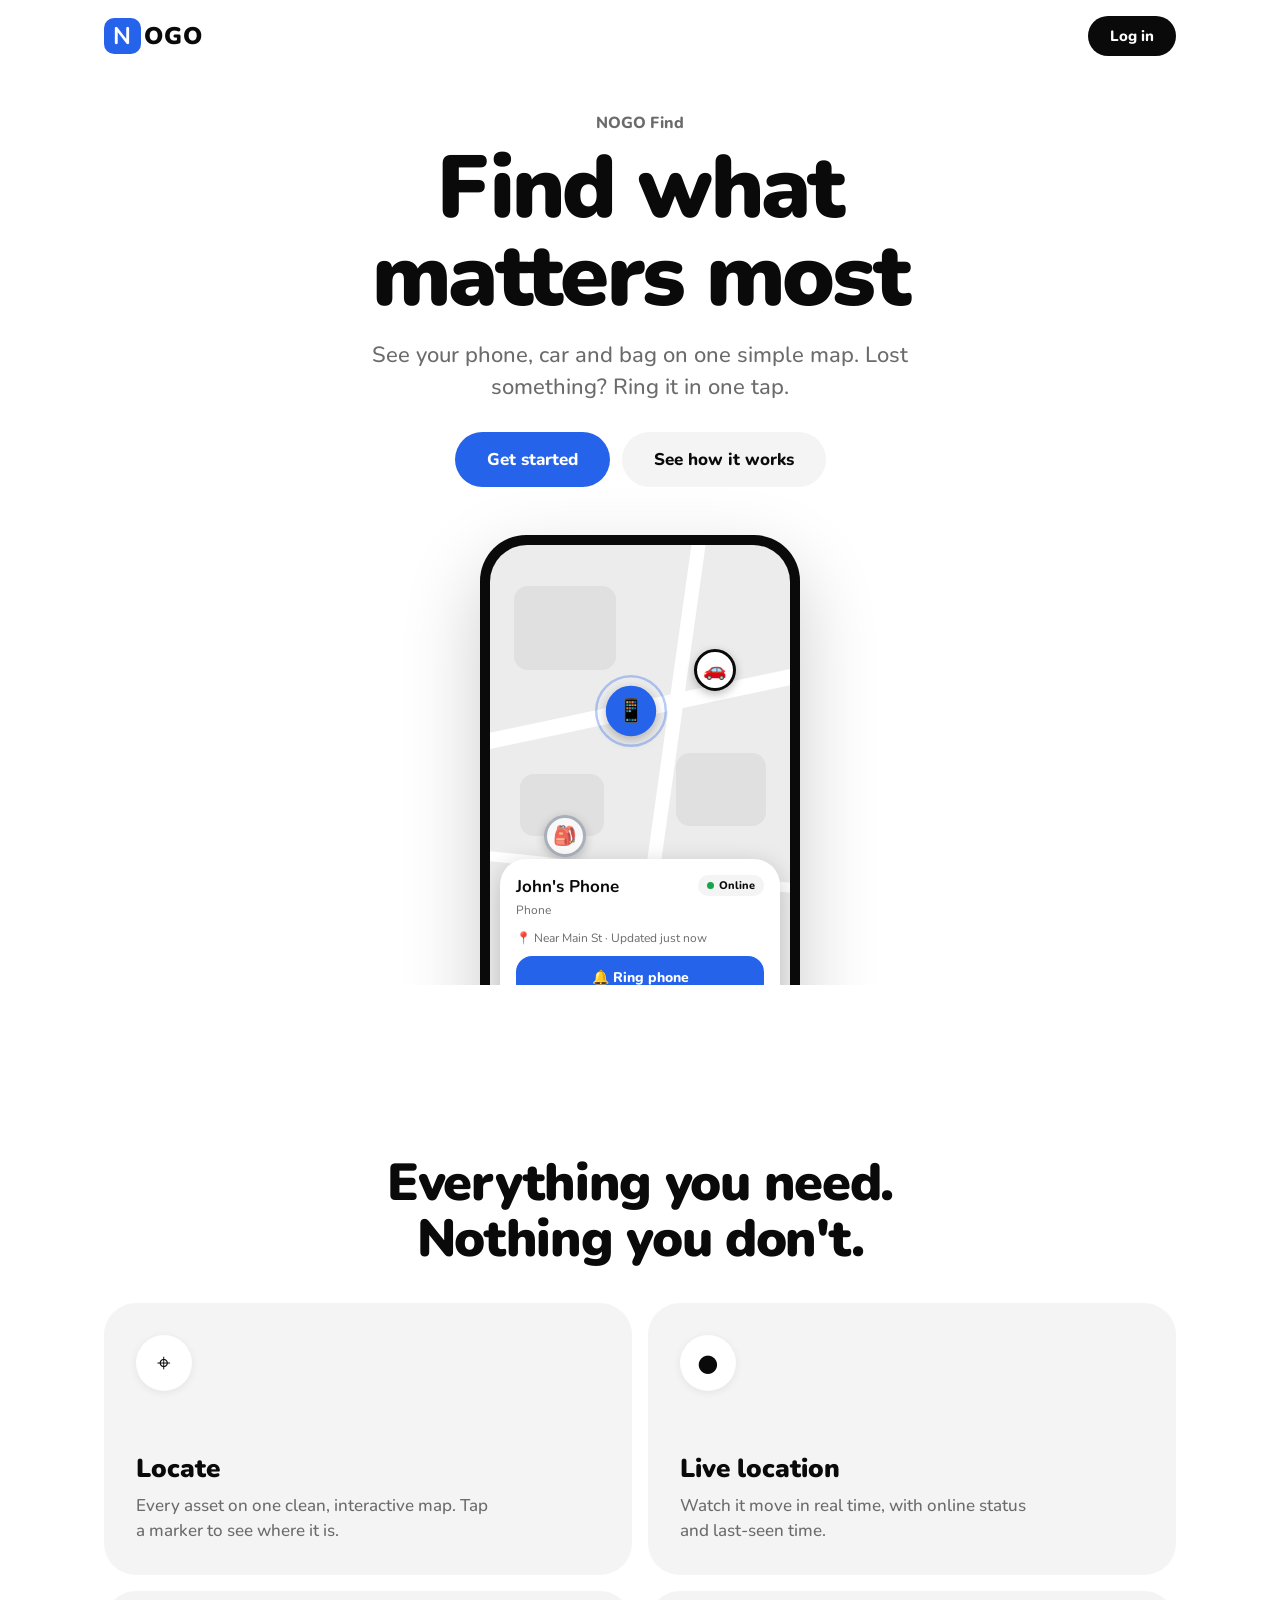
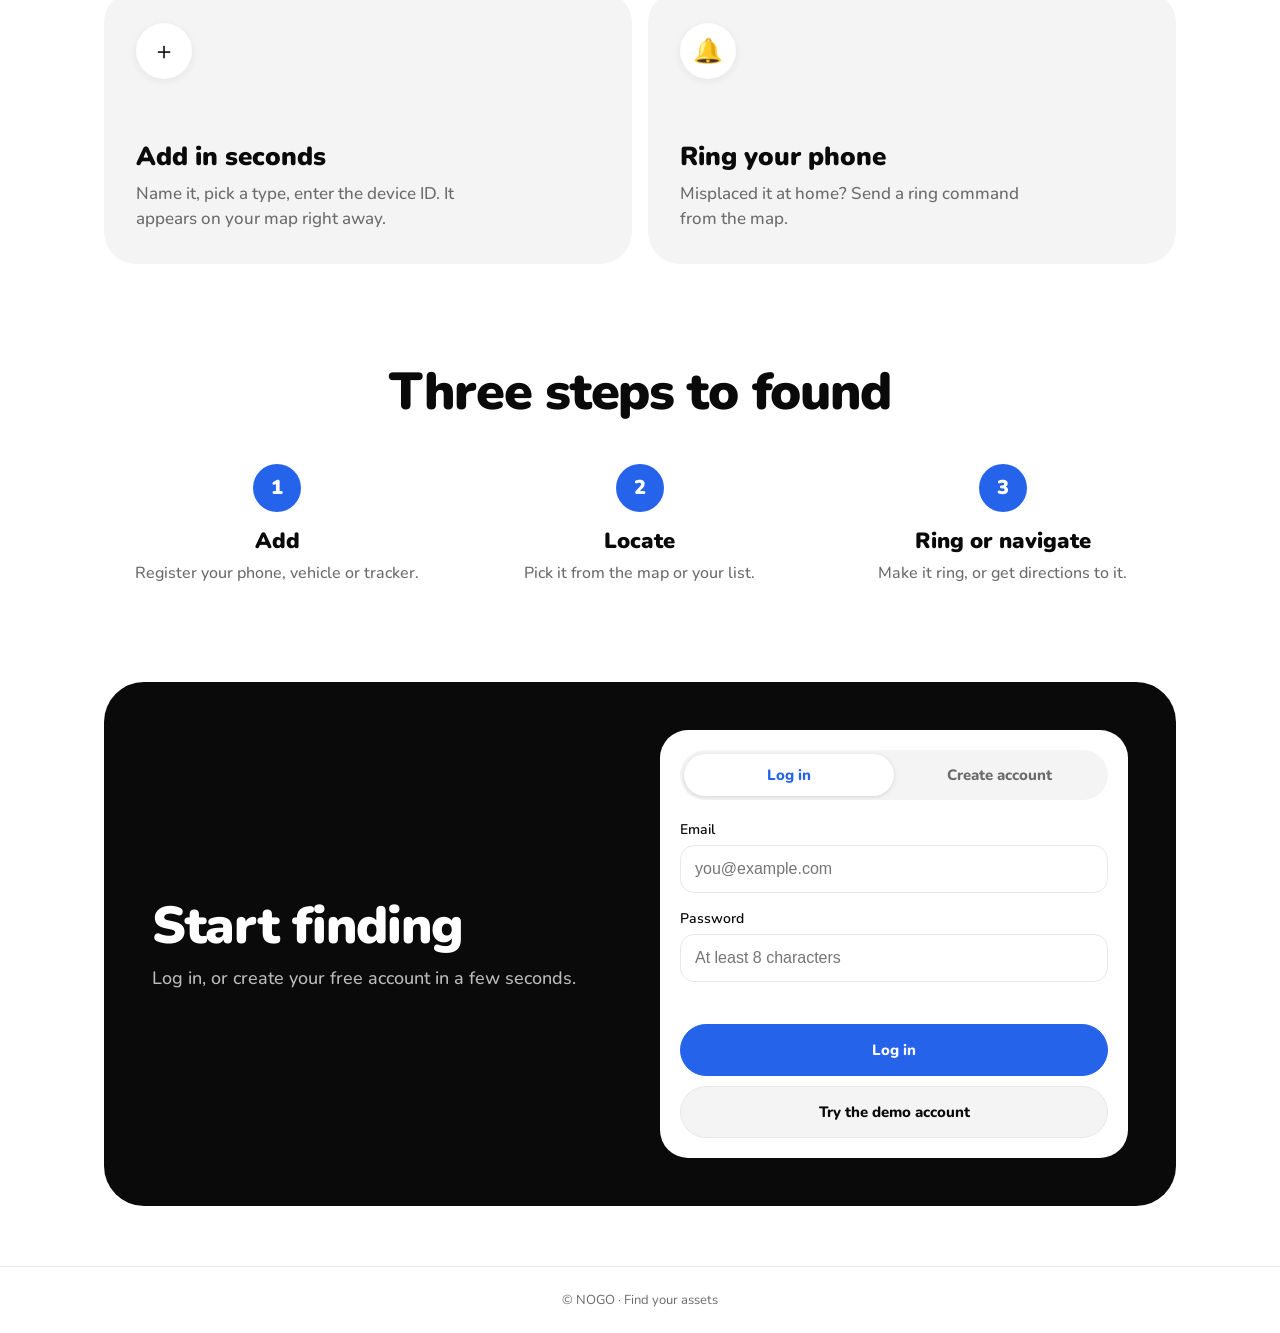
<file: NOGO – Find your assets.html>
<!DOCTYPE html>
<html lang="en">
<head>
<meta charset="utf-8">
<meta name="viewport" content="width=device-width, initial-scale=1, viewport-fit=cover">
<title>NOGO – Find your assets</title>
<link rel="preconnect" href="https://fonts.googleapis.com">
<link href="https://fonts.googleapis.com/css2?family=Nunito:wght@500;700;800;900&display=swap" rel="stylesheet">
<style>
:root{--bg:#fff;--fg:#0a0a0a;--mute:#6b6b6b;--line:#e8e8e8;--soft:#f4f4f4;--ok:#16a34a;--blue:#2563eb;--blue-soft:#e8f0fe;--bad:#9ca3af;--nav:64px}
*{box-sizing:border-box}
html,body{height:100%;margin:0;font-family:Inter,system-ui,-apple-system,Segoe UI,sans-serif;color:var(--fg);background:var(--bg)}
main{position:absolute;inset:0 0 calc(var(--nav) + env(safe-area-inset-bottom))}
.view{display:none;position:absolute;inset:0;overflow:auto;padding:24px 20px;max-width:640px;margin:auto}
.view.active{display:block}
#view-map{max-width:none;padding:0;overflow:hidden}
h1{font-size:28px;margin:8px 0 20px;letter-spacing:-.02em}
#map{position:absolute;inset:0}
.mono .leaflet-tile-pane{filter:grayscale(1) contrast(1.05)}
.topbar{position:absolute;top:calc(12px + env(safe-area-inset-top));left:12px;right:12px;max-width:520px;margin:auto;z-index:500}
.topbar input{width:100%;padding:14px 18px;border:0;border-radius:999px;font-size:16px;box-shadow:0 4px 18px #0002;outline:none}
.results{background:#fff;border-radius:18px;margin-top:8px;box-shadow:0 4px 18px #0002;overflow:hidden}
.results button{display:block;width:100%;text-align:left;padding:12px 18px;border:0;background:none;font-size:15px;border-bottom:1px solid var(--line)}
.fab{color:var(--blue);position:absolute;right:14px;bottom:24px;z-index:500;width:48px;height:48px;border-radius:50%;border:0;background:#fff;font-size:22px;box-shadow:0 4px 18px #0003}
.card{position:absolute;left:12px;right:12px;bottom:12px;max-width:520px;margin:auto;z-index:600;background:#fff;border-radius:24px;padding:18px;box-shadow:0 8px 30px #0003}
.card.up ~ .fab{bottom:260px}
.row{display:flex;justify-content:space-between;align-items:flex-start;gap:8px}
.name{font-size:20px;font-weight:700;letter-spacing:-.01em}
.sub{color:var(--mute);font-size:14px;margin-top:2px}
.pill{display:inline-flex;align-items:center;gap:6px;font-size:13px;font-weight:600;padding:4px 10px;border-radius:999px;background:var(--soft)}
.dot{width:8px;height:8px;border-radius:50%;background:var(--bad)}
.pill.on .dot{background:var(--ok);box-shadow:0 0 0 3px #16a34a33}
.loc{margin:12px 0;font-size:14px}
.btns{display:flex;gap:8px;flex-wrap:wrap}
.btn{flex:1;min-width:110px;padding:13px 16px;border-radius:14px;border:1px solid var(--line);background:var(--soft);font-size:15px;font-weight:600;cursor:pointer;color:var(--fg)}
.btn.primary{background:var(--fg);color:#fff;border-color:var(--fg)}
.btn.ring{flex-basis:100%;padding:16px;font-size:17px}
.btn.ring.primary{background:var(--blue);border-color:var(--blue)}
.btn.active{background:var(--blue);border-color:var(--blue);color:#fff}
.btn:disabled{opacity:.5}
.note{font-size:13px;color:var(--mute);margin:8px 0 0}
.item{display:flex;gap:14px;align-items:center;padding:16px;border:1px solid var(--line);border-radius:20px;margin-bottom:12px;cursor:pointer}
.ico{width:48px;height:48px;border-radius:14px;background:var(--soft);display:grid;place-items:center;font-size:22px}
.pin{width:40px;height:40px;border-radius:50%;background:#fff;border:3px solid var(--fg);display:grid;place-items:center;font-size:18px;box-shadow:0 2px 8px #0004}
.pin.off{border-color:var(--bad);opacity:.8}
.pin.sel{background:var(--blue);border-color:var(--blue);transform:scale(1.2)}
.form label{display:block;font-weight:600;font-size:14px;margin-bottom:16px}
.form input,.form select{display:block;width:100%;margin-top:6px;padding:14px;font-size:16px;border:1px solid var(--line);border-radius:14px;background:#fff}
.form .btn{width:100%}
.err{color:#b91c1c;font-size:14px;min-height:18px;margin:0 0 8px}
nav{position:absolute;left:0;right:0;bottom:0;height:calc(var(--nav) + env(safe-area-inset-bottom));padding-bottom:env(safe-area-inset-bottom);display:flex;background:#fff;border-top:1px solid var(--line);z-index:900}
nav button{flex:1;border:0;background:none;font-size:12px;font-weight:600;color:var(--mute);display:flex;flex-direction:column;align-items:center;justify-content:center;gap:2px}
nav button i{font-style:normal;font-size:22px}
nav button.on{color:var(--blue)}
.topbar input:focus{box-shadow:0 4px 18px #0002,0 0 0 2px var(--blue)}
.form input:focus,.form select:focus{outline:2px solid var(--blue);outline-offset:0;border-color:var(--blue)}
.empty{color:var(--mute);text-align:center;padding:40px 0}

body.landing{overflow:auto;height:auto;min-height:100%;font-family:Nunito,system-ui,-apple-system,Segoe UI,sans-serif;background:#fff;scroll-behavior:smooth}
.landing header{display:flex;justify-content:space-between;align-items:center;padding:16px 24px;max-width:1120px;margin:auto}
.logo{font-weight:900;font-size:24px;letter-spacing:.04em;color:var(--fg);text-decoration:none;display:flex;align-items:center}
.logo b{background:var(--blue);color:#fff;border-radius:10px;padding:2px 9px;margin-right:3px}
.pill-btn{display:inline-block;padding:16px 32px;border-radius:999px;font-weight:800;font-size:17px;text-decoration:none;transition:transform .15s}
.pill-btn:hover{transform:scale(1.03)}.pill-btn.sm{padding:10px 22px;font-size:15px}
.pill-btn.blue{background:var(--blue);color:#fff}.pill-btn.dark{background:var(--fg);color:#fff}.pill-btn.light{background:var(--soft);color:var(--fg)}
.hero{text-align:center;padding:40px 24px 0;max-width:1120px;margin:auto;overflow:hidden}
.eyebrow{font-weight:800;color:var(--mute);margin:0 0 10px}
.hero h1{font-size:clamp(44px,8vw,88px);line-height:1;letter-spacing:-.03em;font-weight:900;margin:0 0 20px}
.lead{font-size:clamp(17px,2.4vw,22px);color:var(--mute);max-width:560px;margin:0 auto 28px;line-height:1.45;font-weight:500}
.cta{display:flex;gap:12px;justify-content:center;flex-wrap:wrap;margin-bottom:48px}
/* phone mockup (original, CSS-drawn) */
.phone{width:min(320px,80vw);margin:0 auto -90px;background:#0a0a0a;border-radius:46px;padding:10px;box-shadow:0 30px 80px #0003}
.screen{position:relative;height:520px;border-radius:37px;overflow:hidden;background:#ececec}
.fmap{position:absolute;inset:0}
.rd{position:absolute;background:#fff;display:block}
.r1{left:-10%;right:-10%;top:30%;height:16px;transform:rotate(-12deg)}.r2{top:-10%;bottom:-10%;left:55%;width:14px;transform:rotate(8deg)}.r3{left:-10%;right:-10%;top:62%;height:10px;transform:rotate(6deg)}
.blk{position:absolute;background:#e0e0e0;border-radius:14px;display:block}
.b1{left:8%;top:8%;width:34%;height:16%}.b2{left:62%;top:40%;width:30%;height:14%}.b3{left:10%;top:44%;width:28%;height:12%}
.mpin{position:absolute;width:42px;height:42px;border-radius:50%;background:#fff;border:3px solid #0a0a0a;display:grid;place-items:center;font-size:19px;box-shadow:0 3px 10px #0004}
.mpin.p1{left:40%;top:28%;background:#2563eb;border-color:#2563eb;transform:scale(1.2)}.mpin.p2{left:18%;top:52%}.mpin.p3{left:68%;top:20%}
.mpin.off{border-color:#9ca3af;opacity:.8}
.mpin.p1:after{content:"";position:absolute;inset:-12px;border-radius:50%;border:2px solid #2563eb55;animation:pulse 2s infinite}
@keyframes pulse{0%{transform:scale(.7);opacity:1}100%{transform:scale(1.5);opacity:0}}
.msheet{position:absolute;left:10px;right:10px;bottom:10px;background:#fff;border-radius:26px;padding:16px;text-align:left;box-shadow:0 6px 24px #0003}
.msheet b{font-size:17px;display:block}.msheet small{color:var(--mute);font-size:12px}
.mrow{display:flex;justify-content:space-between;align-items:flex-start}
.mon{display:inline-flex;align-items:center;gap:5px;background:var(--soft);border-radius:999px;padding:3px 9px;font-size:11px;font-weight:800}
.mon s{width:7px;height:7px;border-radius:50%;background:var(--ok)}
.mloc{display:block;margin:10px 0}
.mring{background:#2563eb;color:#fff;text-align:center;font-weight:800;padding:12px;border-radius:16px;font-size:14px}
.mbtns{display:flex;gap:6px;margin-top:6px}.mbtns span{flex:1;background:var(--soft);border-radius:14px;padding:9px;text-align:center;font-size:12px;font-weight:800}
.wrap{max-width:1120px;margin:auto;padding:0 24px}
#features{padding-top:170px;padding-bottom:20px}
.wrap h2{font-size:clamp(32px,5vw,52px);line-height:1.08;letter-spacing:-.025em;font-weight:900;text-align:center;margin:0 0 36px}
.tiles{display:grid;grid-template-columns:repeat(2,1fr);gap:16px}
.tile{background:var(--soft);border-radius:32px;padding:32px;min-height:240px}
.ti{width:56px;height:56px;border-radius:50%;background:#fff;display:grid;place-items:center;font-size:24px;margin-bottom:60px;box-shadow:0 2px 8px #0001}
.tile h3{font-size:26px;margin:0 0 8px;font-weight:900}.tile p{margin:0;color:var(--mute);font-size:17px;line-height:1.45;font-weight:500;max-width:360px}
.steps{padding-top:80px}
.srow{display:grid;grid-template-columns:repeat(3,1fr);gap:16px}
.srow>div{padding:8px 16px;text-align:center}
.srow span{display:inline-grid;place-items:center;width:48px;height:48px;border-radius:50%;background:var(--blue);color:#fff;font-weight:900;font-size:20px;margin-bottom:14px}
.srow h3{margin:0 0 6px;font-size:22px;font-weight:900}.srow p{margin:0;color:var(--mute);font-weight:500}
.authbox{margin:90px 0 60px;background:#0a0a0a;color:#fff;border-radius:40px;padding:48px;display:grid;grid-template-columns:1fr 1fr;gap:40px;align-items:center}
.authbox h2{text-align:left;margin:0 0 12px}.atext p{color:#bbb;font-size:18px;margin:0;font-weight:500}
.authbox .authcard{background:#fff;color:var(--fg);border-radius:28px;padding:20px}
.tabs{display:flex;background:var(--soft);border-radius:999px;padding:4px;margin-bottom:20px}
.tabs button{flex:1;border:0;background:none;padding:11px;border-radius:999px;font-weight:800;font-size:15px;color:var(--mute);cursor:pointer;font-family:inherit}
.tabs button.on{background:#fff;color:var(--blue);box-shadow:0 1px 4px #0002}
.authcard .btn{border-radius:999px;font-family:inherit;font-weight:800;padding:15px}
.authcard .btn.primary{background:var(--blue);border-color:var(--blue)}
.landing footer{text-align:center;color:var(--mute);font-size:13px;padding:24px;border-top:1px solid var(--line)}
@media(max-width:760px){.tiles,.srow{grid-template-columns:1fr}.authbox{grid-template-columns:1fr;padding:28px;border-radius:32px}.ti{margin-bottom:28px}.tile{min-height:0}.screen{height:480px}}

[hidden]{display:none!important}
</style>
</head>
<body class="landing">
<div id="pg-landing">
<header>
  <a class="logo" href="index.html"><b>N</b>OGO</a>
  <a id="open-app" class="pill-btn dark sm" href="#auth">Log in</a>
</header>

<section class="hero">
  <p class="eyebrow">NOGO Find</p>
  <h1>Find what<br>matters most</h1>
  <p class="lead">See your phone, car and bag on one simple map. Lost something? Ring it in one tap.</p>
  <div class="cta"><a class="pill-btn blue" href="#auth">Get started</a><a class="pill-btn light" href="#features">See how it works</a></div>
  <div class="phone" aria-hidden="true"><div class="screen">
    <div class="fmap"><i class="rd r1"></i><i class="rd r2"></i><i class="rd r3"></i><i class="blk b1"></i><i class="blk b2"></i><i class="blk b3"></i>
      <div class="mpin p1">📱</div><div class="mpin p2 off">🎒</div><div class="mpin p3">🚗</div></div>
    <div class="msheet"><div class="mrow"><div><b>John's Phone</b><small>Phone</small></div><span class="mon"><s></s>Online</span></div>
      <small class="mloc">📍 Near Main St · Updated just now</small>
      <div class="mring">🔔 Ring phone</div><div class="mbtns"><span>Live Location</span><span>Directions</span></div></div>
  </div></div>
</section>

<section id="features" class="wrap">
  <h2>Everything you need.<br>Nothing you don't.</h2>
  <div class="tiles">
    <div class="tile"><div class="ti">⌖</div><h3>Locate</h3><p>Every asset on one clean, interactive map. Tap a marker to see where it is.</p></div>
    <div class="tile"><div class="ti">●</div><h3>Live location</h3><p>Watch it move in real time, with online status and last-seen time.</p></div>
    <div class="tile"><div class="ti">＋</div><h3>Add in seconds</h3><p>Name it, pick a type, enter the device ID. It appears on your map right away.</p></div>
    <div class="tile"><div class="ti">🔔</div><h3>Ring your phone</h3><p>Misplaced it at home? Send a ring command from the map.</p></div>
  </div>
</section>

<section class="wrap steps">
  <h2>Three steps to found</h2>
  <div class="srow"><div><span>1</span><h3>Add</h3><p>Register your phone, vehicle or tracker.</p></div>
  <div><span>2</span><h3>Locate</h3><p>Pick it from the map or your list.</p></div>
  <div><span>3</span><h3>Ring or navigate</h3><p>Make it ring, or get directions to it.</p></div></div>
</section>

<section class="wrap">
  <div id="auth" class="authbox">
    <div class="atext"><h2>Start finding</h2><p>Log in, or create your free account in a few seconds.</p></div>
    <div class="authcard">
      <div class="tabs"><button data-m="login" class="on">Log in</button><button data-m="signup">Create account</button></div>
      <div class="form">
        <label id="name-wrap" hidden>Name<input id="a-name" autocomplete="name" placeholder="Your name"></label>
        <label>Email<input id="a-email" type="email" autocomplete="email" placeholder="you@example.com"></label>
        <label>Password<input id="a-pass" type="password" autocomplete="current-password" placeholder="At least 8 characters"></label>
        <p id="a-err" class="err"></p>
        <button id="a-submit" class="btn primary">Log in</button>
        <button id="a-demo" class="btn" style="margin-top:10px">Try the demo account</button>
      </div>
    </div>
  </div>
</section>
<footer>© NOGO · Find your assets</footer>
</div>
<div id="pg-app" hidden>
<main>
  <section id="view-map" class="view active">
    <div id="map"></div>
    <div class="topbar">
      <input id="search" type="search" placeholder="Search assets" autocomplete="off">
      <div id="results" class="results" hidden></div>
    </div>
    <button id="locate" class="fab" aria-label="My location">◎</button>
    <div id="card" class="card" hidden></div>
  </section>
  <section id="view-assets" class="view"><h1>Assets</h1><div id="list"></div></section>
  <section id="view-add" class="view">
    <h1>Add asset</h1>
    <div class="form">
      <label>Asset name<input id="f-name" placeholder="e.g. John's iPhone"></label>
      <label>Asset type<select id="f-type"></select></label>
      <label>Device ID<input id="f-device" placeholder="e.g. 358240051111110"></label>
      <p id="f-err" class="err"></p>
      <button id="f-submit" class="btn primary">Add Asset</button>
    </div>
  </section>
  <section id="view-account" class="view"><h1>Account</h1><div id="account"></div></section>
</main>
<nav id="nav">
  <button data-tab="map" class="on"><i>⌖</i>Map</button>
  <button data-tab="assets"><i>☰</i>Assets</button>
  <button data-tab="add"><i>＋</i>Add</button>
  <button data-tab="account"><i>◯</i>Account</button>
</nav>
</div>
<script>
/* auth.js */
/* NOGO auth service. UI uses ONLY NOGO.auth:
 *   login(email,password) signup(name,email,password) -> User   logout()   getSession() -> User|null
 * MockAuth keeps accounts in localStorage (DEMO ONLY: not secure, passwords are stored in plain text). */
(function () {
  window.NOGO = window.NOGO || {};
  const USERS = 'nogo_users', SESSION = 'nogo_session';
  const read = (k, d) => { try { const v = JSON.parse(localStorage.getItem(k)); return v == null ? d : v; } catch (e) { return d; } };
  const write = (k, v) => { try { localStorage.setItem(k, JSON.stringify(v)); } catch (e) {} };
  const pub = (u) => ({ id: u.id, name: u.name, email: u.email });
  const fail = (m) => { throw new Error(m); };

  class MockAuth {
    users() { let u = read(USERS, null); if (!u) { u = [{ id: 'u1', name: 'Demo User', email: 'demo@nogo.app', password: 'demo1234' }]; write(USERS, u); } return u; }
    start(u) { write(SESSION, pub(u)); if (!read(SESSION, null)) fail('Your browser is blocking storage. Allow it and try again.'); return pub(u); }
    async login(email, password) {
      const u = this.users().find((x) => x.email === String(email).trim().toLowerCase() && x.password === password);
      return u ? this.start(u) : fail('Incorrect email or password.');
    }
    async signup(name, email, password) {
      email = String(email).trim().toLowerCase(); name = String(name).trim();
      if (!name) fail('Please enter your name.');
      if (!/^\S+@\S+\.\S+$/.test(email)) fail('Please enter a valid email.');
      if (password.length < 8) fail('Password must be at least 8 characters.');
      const users = this.users(); if (users.some((x) => x.email === email)) fail('An account with that email already exists.');
      const u = { id: 'u_' + Date.now(), name, email, password }; users.push(u); write(USERS, users); return this.start(u);
    }
    async logout() { try { localStorage.removeItem(SESSION); } catch (e) {} }
    async getSession() { return read(SESSION, null); }
  }

  /* Traccar mapping (same interface):
   *  login   : POST /api/session  (form: email, password) -> user object, sets session cookie
   *  signup  : POST /api/users {name,email,password}      (registration must be enabled on the server)
   *  logout  : DELETE /api/session
   *  getSession : GET /api/session -> user, or 401 -> null */
  class TraccarAuth {
    constructor(baseUrl) { this.baseUrl = baseUrl; }
    async login() { fail('Not implemented'); } async signup() { fail('Not implemented'); }
    async logout() { fail('Not implemented'); } async getSession() { fail('Not implemented'); }
  }
  NOGO.MockAuth = MockAuth; NOGO.TraccarAuth = TraccarAuth;
  NOGO.auth = new MockAuth(); // swap: new TraccarAuth('https://your-traccar-host')
})();

/* models.js */
/* NOGO data model. Plain objects + JSDoc, so any backend can map into these shapes.
 * User          {id, name, email}
 * Location      {lat, lng, address, updatedAt:ms}
 * DeviceStatus  {online:boolean, lastSeen:ms, battery:0-100|null}
 * Asset         {id, name, type, deviceId, location:Location|null, status:DeviceStatus}
 * RingCommand   {id, assetId, status:'sending'|'ringing'|'stopped'|'failed', sentAt:ms, error?:string}
 */
window.NOGO = window.NOGO || {};
NOGO.ASSET_TYPES = ['Phone', 'Vehicle', 'Tracker', 'Bag', 'Other'];
NOGO.RING_STATUS = { SENDING: 'sending', RINGING: 'ringing', STOPPED: 'stopped', FAILED: 'failed' };
NOGO.makeAsset = ({ id, name, type, deviceId, lat, lng, online = true, lastSeen = Date.now(), battery = null }) => ({
  id: id || 'a_' + Math.random().toString(36).slice(2, 9),
  name: String(name).trim(), type, deviceId: String(deviceId).trim(),
  location: lat == null ? null : { lat, lng, address: 'Near ' + lat.toFixed(4) + ', ' + lng.toFixed(4), updatedAt: lastSeen },
  status: { online, lastSeen, battery }
});

/* mock-data.js */
NOGO.seed = {
  user: { id: 'u1', name: 'Demo User', email: 'demo@nogo.app' },
  assets: [
    NOGO.makeAsset({ id: 'a1', name: "John's Phone", type: 'Phone', deviceId: 'PH-1001', lat: -26.2041, lng: 28.0473, battery: 82, lastSeen: Date.now() - 5000 }),
    NOGO.makeAsset({ id: 'a2', name: 'Toyota Corolla', type: 'Vehicle', deviceId: 'VH-2002', lat: -26.1952, lng: 28.0340, battery: 100, lastSeen: Date.now() - 12000 }),
    NOGO.makeAsset({ id: 'a3', name: 'My Backpack', type: 'Tracker', deviceId: 'TR-3003', lat: -26.2150, lng: 28.0600, online: false, lastSeen: Date.now() - 8 * 60000 })
  ]
};

/* api.js */
/* NOGO service layer. The UI calls ONLY NOGO.api. Interface:
 *   getUser() -> User            listAssets() -> Asset[]
 *   addAsset({name,type,deviceId}) -> Asset
 *   subscribe(fn(asset)) -> unsubscribe     (live location / status pushes)
 *   sendRing(assetId) -> RingCommand        stopRing(commandId) -> RingCommand
 */
(function () {
  const clone = (o) => JSON.parse(JSON.stringify(o));
  const wait = (ms) => new Promise((r) => setTimeout(r, ms));

  class MockProvider {
    constructor() {
      this.assets = clone(NOGO.seed.assets); this.subs = new Set(); this.rings = {};
      this.timer = setInterval(() => this.#tick(), 3000);
    }
    #emit(a) { this.subs.forEach((f) => f(clone(a))); }
    #tick() { // simulated GPS: online assets drift and refresh timestamps
      this.assets.forEach((a) => {
        if (!a.status.online || !a.location) return;
        const step = a.type === 'Vehicle' ? 0.0007 : 0.0002, now = Date.now();
        a.location.lat += (Math.random() - 0.5) * step * 2; a.location.lng += (Math.random() - 0.5) * step * 2;
        a.location.address = 'Near ' + a.location.lat.toFixed(4) + ', ' + a.location.lng.toFixed(4);
        a.location.updatedAt = a.status.lastSeen = now; this.#emit(a);
      });
    }
    async getUser() { return NOGO.auth.getSession(); }
    async listAssets() { await wait(50); return clone(this.assets); }
    async addAsset({ name, type, deviceId }) {
      if (!name || !deviceId || !NOGO.ASSET_TYPES.includes(type)) throw new Error('Name, type and device ID are required.');
      if (this.assets.some((a) => a.deviceId.toLowerCase() === deviceId.trim().toLowerCase())) throw new Error('That device ID is already registered.');
      await wait(200);
      const base = this.assets[0].location; // new devices appear near the map centre until a real fix arrives
      const a = NOGO.makeAsset({ name, type, deviceId, lat: base.lat + (Math.random() - .5) * .02, lng: base.lng + (Math.random() - .5) * .02, battery: 100 });
      this.assets.push(a); return clone(a);
    }
    subscribe(fn) { this.subs.add(fn); return () => this.subs.delete(fn); }
    // ---- RING: replace this pair with a real Android command later (FCM push / Traccar command) ----
    async sendRing(assetId) {
      const a = this.assets.find((x) => x.id === assetId);
      const cmd = { id: 'r_' + Date.now(), assetId, status: NOGO.RING_STATUS.SENDING, sentAt: Date.now() };
      if (!a || a.type !== 'Phone') throw Object.assign(new Error('Only phones can ring.'), { code: 'NOT_PHONE' });
      await wait(900);
      if (!a.status.online) { cmd.status = NOGO.RING_STATUS.FAILED; cmd.error = 'Phone is offline. Command not delivered.'; return cmd; }
      cmd.status = NOGO.RING_STATUS.RINGING; this.rings[cmd.id] = cmd;
      setTimeout(() => { if (this.rings[cmd.id]) this.rings[cmd.id].status = NOGO.RING_STATUS.STOPPED; }, 30000);
      return clone(cmd);
    }
    async stopRing(id) { await wait(300); const c = this.rings[id] || { id }; c.status = NOGO.RING_STATUS.STOPPED; delete this.rings[id]; return clone(c); }
  }

  /* Traccar mapping (to implement next; same interface, UI untouched):
   *  listAssets : GET /api/devices + GET /api/positions  -> Asset (device.status==='online' -> status.online)
   *  addAsset   : POST /api/devices {name, uniqueId:deviceId, category:type.toLowerCase()}
   *  subscribe  : WebSocket /api/socket -> {positions:[], devices:[]} -> fn(asset)
   *  sendRing   : POST /api/commands/send {deviceId, type:'custom', attributes:{data:'NOGO_RING'}}
   *               (needs an Android client app that handles the command) */
  class TraccarProvider {
    constructor(baseUrl) { this.baseUrl = baseUrl; }
    async getUser() { throw new Error('Not implemented'); }
    async listAssets() { throw new Error('Not implemented'); }
    async addAsset() { throw new Error('Not implemented'); }
    subscribe() { throw new Error('Not implemented'); }
    async sendRing() { throw new Error('Not implemented'); }
    async stopRing() { throw new Error('Not implemented'); }
  }

  NOGO.MockProvider = MockProvider; NOGO.TraccarProvider = TraccarProvider;
  NOGO.api = new MockProvider(); // swap here: new TraccarProvider('https://your-traccar-host')
})();

/* config.js */
/* Paste your Google Maps JavaScript API key between the quotes.
 * Leave empty to fall back to the free OpenStreetMap map. */
window.NOGO_CONFIG = { GOOGLE_MAPS_API_KEY: '' };

/* map.js */
/* Map adapter. app.js only uses this interface, so the map engine is swappable:
 *   flyTo([lat,lng],zoom) panTo([lat,lng]) fitBounds([[lat,lng]..]) getZoom()
 *   setMarker(id,[lat,lng],html,onClick) showMe([lat,lng]) invalidate() */
(function () {
  const CENTER = [-26.2041, 28.0473];
  const loadScript = (src) => new Promise((res, rej) => { const s = document.createElement('script'); s.src = src; s.onload = res; s.onerror = rej; document.head.appendChild(s); });
  const banner = (msg) => { const d = document.createElement('div'); d.className = 'note'; d.style.cssText = 'position:absolute;z-index:700;left:12px;right:12px;top:70px;background:#fff;padding:10px 14px;border-radius:14px;box-shadow:0 2px 12px #0003'; d.textContent = msg; document.getElementById('view-map').appendChild(d); };

  async function google(el, key, onDrag) {
    window.gm_authFailure = () => banner('Google Maps rejected the API key. Check the key, billing and that "Maps JavaScript API" is enabled.');
    await loadScript(`https://maps.googleapis.com/maps/api/js?key=${encodeURIComponent(key)}&loading=async&v=weekly`);
    const { Map } = await google_.importLibrary('maps'), { AdvancedMarkerElement } = await google_.importLibrary('marker');
    const map = new Map(el, { center: { lat: CENTER[0], lng: CENTER[1] }, zoom: 13, disableDefaultUI: true, gestureHandling: 'greedy', mapId: 'DEMO_MAP_ID' });
    map.addListener('dragstart', onDrag);
    const ll = (p) => ({ lat: p[0], lng: p[1] }), markers = {}; let me = null;
    return {
      flyTo: (p, z) => { map.panTo(ll(p)); if (z) map.setZoom(z); }, panTo: (p) => map.panTo(ll(p)), getZoom: () => map.getZoom(),
      fitBounds: (pts) => { const b = new google_.LatLngBounds(); pts.forEach((p) => b.extend(ll(p))); map.fitBounds(b, 80); },
      setMarker(id, p, html, onClick) {
        if (!markers[id]) { const c = document.createElement('div'); c.style.transform = 'translateY(50%)';
          markers[id] = new AdvancedMarkerElement({ map, position: ll(p), content: c }); markers[id].addListener('click', onClick); }
        markers[id].position = ll(p); markers[id].content.innerHTML = html;
      },
      showMe(p) { const d = document.createElement('div'); d.style.cssText = 'width:18px;height:18px;border-radius:50%;background:#2563eb;border:3px solid #fff;box-shadow:0 0 6px #0006';
        if (me) me.position = ll(p); else me = new AdvancedMarkerElement({ map, position: ll(p), content: d }); },
      invalidate() {}
    };
  }
  const google_ = { get importLibrary() { return window.google.maps.importLibrary; }, get LatLngBounds() { return window.google.maps.LatLngBounds; } };

  /* Offline mock map: Google-Maps-style streets drawn locally (no network, no tiles, never blocked).
   * Drag to pan, wheel / double-click / +- to zoom. Markers glide smoothly when their position updates. */
  const TILE_INNER = `<rect width='600' height='600' fill='#eceef0'/><rect x='118' y='118' width='164' height='164' rx='12' fill='#cde9d3'/><g fill='#b7dcc0'><circle cx='150' cy='150' r='10'/><circle cx='240' cy='160' r='12'/><circle cx='170' cy='240' r='11'/><circle cx='245' cy='245' r='9'/></g><ellipse cx='200' cy='200' rx='30' ry='20' fill='#a9d3f3'/><g fill='none'><g stroke='#d3d6da'><path d='M0 300H600' stroke-width='38'/><path d='M300 0V600' stroke-width='30'/><path d='M0 100H600M0 500H600M100 0V600M500 0V600' stroke-width='16'/></g><path d='M0 300H600' stroke='#fbe39b' stroke-width='34'/><path d='M300 0V600' stroke='#fff' stroke-width='26'/><path d='M0 100H600M0 500H600M100 0V600M500 0V600' stroke='#fff' stroke-width='12'/></g>`;

  async function mock(el, onDrag) {
    const K = 12000, TILE = 0.01, Z0 = 11, Z1 = 17.5, S = (z) => K * Math.pow(2, z - 13), clamp = (z) => Math.max(Z0, Math.min(Z1, z));
    const mk = (css) => { const d = document.createElement('div'); d.style.cssText = css; return d; };
    el.innerHTML = ''; el.style.overflow = 'hidden'; el.style.touchAction = 'none'; el.style.background = '#eceef0';
    const bg = mk('position:absolute;inset:0;cursor:grab');
    bg.innerHTML = `<svg width="100%" height="100%" style="display:block"><defs><pattern id="nogo-tile" patternUnits="userSpaceOnUse" width="120" height="120" viewBox="0 0 600 600">${TILE_INNER}</pattern></defs><rect width="100%" height="100%" fill="url(#nogo-tile)"/></svg>`;
    const pat = bg.querySelector('pattern');
    const layer = mk('position:absolute;inset:0;pointer-events:none');
    const zm = mk('position:absolute;right:12px;top:72px;z-index:400;display:flex;flex-direction:column;gap:1px;box-shadow:0 2px 10px #0003;border-radius:12px;overflow:hidden');
    const note = mk('position:absolute;left:8px;bottom:6px;font:11px system-ui;color:#5f6368;background:#fffc;padding:1px 6px;border-radius:6px');
    note.textContent = 'NOGO demo map · simulated';
    [['+', 1], ['−', -1]].forEach(([t, d]) => { const b = document.createElement('button'); b.textContent = t; b.setAttribute('aria-label', d > 0 ? 'Zoom in' : 'Zoom out');
      b.style.cssText = 'width:38px;height:38px;border:0;background:#fff;font-size:22px;color:#0a0a0a;cursor:pointer'; b.onclick = () => (tgt.z = clamp(tgt.z + d));
      b.addEventListener('pointerdown', (e) => e.stopPropagation()); zm.appendChild(b); });
    el.append(bg, layer, zm, note);
    const cam = { lat: CENTER[0], lng: CENTER[1], z: 13 }, tgt = { ...cam }, marks = {}; let me = null, moved = 0, last = null, snapped = false;
    const proj = (la, ln) => { const s = S(cam.z); return [(ln - cam.lng) * s + el.clientWidth / 2, (cam.lat - la) * s + el.clientHeight / 2]; };
    function frame() {
      ['lat', 'lng', 'z'].forEach((k) => { cam[k] += (tgt[k] - cam[k]) * 0.18; });
      const s = S(cam.z), W = el.clientWidth, H = el.clientHeight, t = TILE * s;
      pat.setAttribute('width', t); pat.setAttribute('height', t);
      pat.setAttribute('x', (((W / 2 - cam.lng * s) % t) + t) % t); pat.setAttribute('y', (((H / 2 + cam.lat * s) % t) + t) % t);
      for (const id in marks) { const m = marks[id]; m.lat += (m.tl - m.lat) * 0.06; m.lng += (m.tn - m.lng) * 0.06;
        const [x, y] = proj(m.lat, m.lng); m.w.style.transform = `translate(${x}px,${y}px)`; }
      if (me) { const [x, y] = proj(me.p[0], me.p[1]); me.w.style.transform = `translate(${x}px,${y}px)`; }
      requestAnimationFrame(frame);
    }
    bg.addEventListener('pointerdown', (e) => { last = [e.clientX, e.clientY]; moved = 0; bg.style.cursor = 'grabbing'; });
    window.addEventListener('pointermove', (e) => { if (!last) return; const dx = e.clientX - last[0], dy = e.clientY - last[1]; last = [e.clientX, e.clientY];
      if (!moved) onDrag(); moved += Math.abs(dx) + Math.abs(dy); const s = S(cam.z);
      cam.lng -= dx / s; cam.lat += dy / s; tgt.lng = cam.lng; tgt.lat = cam.lat; });
    window.addEventListener('pointerup', () => { last = null; bg.style.cursor = 'grab'; });
    el.addEventListener('wheel', (e) => { e.preventDefault(); tgt.z = clamp(tgt.z - Math.sign(e.deltaY) * 0.5); }, { passive: false });
    bg.addEventListener('dblclick', () => (tgt.z = clamp(tgt.z + 1)));
    requestAnimationFrame(frame);
    return {
      flyTo(p, z) { tgt.lat = p[0]; tgt.lng = p[1]; if (z) tgt.z = clamp(z); }, panTo(p) { tgt.lat = p[0]; tgt.lng = p[1]; }, getZoom: () => cam.z,
      fitBounds(pts) {
        const la = pts.map((p) => p[0]), ln = pts.map((p) => p[1]), W = el.clientWidth || 360, H = el.clientHeight || 600;
        const sp = Math.max((Math.max(...ln) - Math.min(...ln)) * K / (W * 0.7), (Math.max(...la) - Math.min(...la)) * K / (H * 0.5), 1e-6);
        tgt.lat = (Math.max(...la) + Math.min(...la)) / 2; tgt.lng = (Math.max(...ln) + Math.min(...ln)) / 2; tgt.z = clamp(13 - Math.log2(sp));
        if (!snapped) { Object.assign(cam, tgt); snapped = true; }
      },
      setMarker(id, p, html, onClick) {
        let m = marks[id];
        if (!m) { const w = mk('position:absolute;left:0;top:0'), i = mk('transform:translate(-50%,-50%);cursor:pointer;pointer-events:auto');
          w.appendChild(i); layer.appendChild(w); m = marks[id] = { w, i, lat: p[0], lng: p[1], html: '' };
          i.addEventListener('click', () => { if (moved < 5) m.cb(); }); }
        m.cb = onClick; m.tl = p[0]; m.tn = p[1]; if (m.html !== html) { m.html = html; m.i.innerHTML = html; }
      },
      showMe(p) { if (!me) { const w = mk('position:absolute;left:0;top:0'); w.appendChild(mk('width:18px;height:18px;margin:-9px;border-radius:50%;background:#2563eb;border:3px solid #fff;box-shadow:0 0 6px #0006')); layer.appendChild(w); me = { w }; } me.p = p; },
      invalidate() {}
    };
  }

  NOGO.createMap = async (el, { onDrag }) => {
    const key = (window.NOGO_CONFIG || {}).GOOGLE_MAPS_API_KEY;
    if (key) { try { return await google(el, key, onDrag); } catch (e) { banner('Could not load Google Maps. Showing the demo map.'); } }
    return mock(el, onDrag);
  };
})();

/* router */
NOGO.go = async (page) => {
  if (page === 'app' && !(await NOGO.auth.getSession())) page = 'landing';
  const app = page === 'app';
  document.getElementById('pg-app').hidden = !app; document.getElementById('pg-landing').hidden = app;
  document.body.classList.toggle('landing', !app); window.scrollTo(0, 0);
  if (app && NOGO.onEnterApp) await NOGO.onEnterApp();
  if (!app) { const b = document.getElementById('open-app'); b.textContent = 'Log in'; b.href = '#auth'; b.onclick = null; }
};
/* landing */
(function () {
  const A = NOGO.auth, $ = (s) => document.querySelector(s); let mode = 'login';
  A.getSession().then((u) => { if (u) { const b = $('#open-app'); b.textContent = 'Open app'; b.href = '#'; b.onclick = (e) => { e.preventDefault(); NOGO.go('app'); }; } });
  function setMode(m) {
    mode = m; document.querySelectorAll('.tabs button').forEach((b) => b.classList.toggle('on', b.dataset.m === m));
    $('#name-wrap').hidden = m === 'login'; $('#a-submit').textContent = m === 'login' ? 'Log in' : 'Create account';
    $('#a-pass').autocomplete = m === 'login' ? 'current-password' : 'new-password'; $('#a-err').textContent = '';
  }
  document.querySelectorAll('.tabs button').forEach((b) => (b.onclick = () => setMode(b.dataset.m)));
  async function go(fn) {
    const err = $('#a-err'), btns = document.querySelectorAll('#auth .btn'); err.textContent = ''; btns.forEach((b) => (b.disabled = true));
    try { await fn(); $('#a-pass').value = ''; await NOGO.go('app'); } catch (e) { err.textContent = e.message; } btns.forEach((b) => (b.disabled = false));
  }
  $('#a-submit').onclick = () => go(() => mode === 'login' ? A.login($('#a-email').value, $('#a-pass').value) : A.signup($('#a-name').value, $('#a-email').value, $('#a-pass').value));
  $('#a-demo').onclick = () => go(() => A.login('demo@nogo.app', 'demo1234'));
  document.addEventListener('keydown', (e) => { if (e.key === 'Enter' && e.target.closest('#auth') && !e.target.closest('button')) $('#a-submit').click(); });
})();

/* app */
/* NOGO UI. Talks to data ONLY through NOGO.api. */
(function () {
  const { api, ASSET_TYPES, RING_STATUS } = NOGO;
  const $ = (s) => document.querySelector(s);
  const ICON = { Phone: '📱', Vehicle: '🚗', Tracker: '📍', Bag: '🎒', Other: '📦' };
  let assets = [], selId = null, follow = false, ring = null, me = null;
  const markers = {};

  // ---------- helpers ----------
  const ago = (ts) => { const s = Math.max(0, Math.round((Date.now() - ts) / 1000));
    return s < 5 ? 'just now' : s < 60 ? s + ' seconds ago' : s < 3600 ? Math.round(s / 60) + ' minutes ago' : Math.round(s / 3600) + ' hours ago'; };
  const stamp = (a) => (a.status.online ? 'Updated ' : 'Last seen ') + ago(a.status.lastSeen);
  const pill = (a) => `<span class="pill ${a.status.online ? 'on' : ''}"><span class="dot"></span>${a.status.online ? 'Online' : 'Offline'}</span>`;
  const esc = (s) => s.replace(/[&<>"]/g, (c) => ({ '&': '&amp;', '<': '&lt;', '>': '&gt;', '"': '&quot;' }[c]));
  const get = (id) => assets.find((a) => a.id === id);

  // ---------- MAP (engine lives in js/map.js) ----------
  let M = null;
  const pinHtml = (a) => `<div class="pin ${a.status.online ? '' : 'off'} ${a.id === selId ? 'sel' : ''}">${ICON[a.type] || ICON.Other}</div>`;
  function syncMarkers() {
    if (!M) return;
    assets.forEach((a) => { if (a.location) M.setMarker(a.id, [a.location.lat, a.location.lng], pinHtml(a), () => select(a.id, false)); });
  }
  $('#locate').onclick = () => navigator.geolocation
    ? navigator.geolocation.getCurrentPosition((p) => { const ll = [p.coords.latitude, p.coords.longitude]; M.showMe(ll); M.flyTo(ll, 16); }, () => alert('Location permission denied.'))
    : alert('Geolocation not supported.');

  // ---------- SELECTED ASSET CARD ----------
  function select(id, fly = true) {
    selId = id; follow = false; const a = get(id);
    if (fly && a && a.location) M.flyTo([a.location.lat, a.location.lng], Math.max(M.getZoom(), 16));
    syncMarkers(); renderCard();
  }
  function renderCard() {
    const el = $('#card'), a = get(selId); if (!a) { el.hidden = true; return; }
    const loc = a.location;
    let ringBtn = '', note = '';
    if (a.type === 'Phone') {
      const mine = ring && ring.assetId === a.id ? ring : null, st = mine && mine.status;
      ringBtn = st === RING_STATUS.SENDING ? `<button class="btn primary ring" disabled>Sending ring command…</button>`
        : st === RING_STATUS.RINGING ? `<button class="btn primary ring" data-act="stop">🔔 Ringing… tap to stop</button>`
        : `<button class="btn primary ring" data-act="ring">🔔 Ring phone</button>`;
      if (st === RING_STATUS.FAILED) note = `<p class="note">${esc(mine.error || 'Failed')}</p>`;
    }
    el.hidden = false;
    el.innerHTML = `<div class="row"><div><div class="name">${esc(a.name)}</div><div class="sub">${a.type}</div></div>${pill(a)}</div>
      <div class="loc">📍 ${loc ? esc(loc.address) : 'No location yet'}<div class="sub" data-ts="${a.status.lastSeen}" data-on="${a.status.online}">${stamp(a)}</div></div>
      <div class="btns">${ringBtn}
        <button class="btn ${follow ? 'active' : ''}" data-act="live">${follow ? '● Following live' : 'Live Location'}</button>
        <button class="btn" data-act="dir">Directions</button></div>${note}`;
  }
  $('#card').onclick = async (e) => {
    const act = e.target.closest('[data-act]')?.dataset.act, a = get(selId); if (!act || !a) return;
    if (act === 'live') { follow = !follow; if (follow && a.location) M.flyTo([a.location.lat, a.location.lng], 17); renderCard(); }
    if (act === 'dir' && a.location) window.open(`https://www.google.com/maps/dir/?api=1&destination=${a.location.lat},${a.location.lng}`, '_blank');
    if (act === 'ring') {
      ring = { assetId: a.id, status: RING_STATUS.SENDING }; renderCard();
      try { ring = await api.sendRing(a.id); } catch (err) { ring = { assetId: a.id, status: RING_STATUS.FAILED, error: err.message }; }
      renderCard();
    }
    if (act === 'stop' && ring) { ring = await api.stopRing(ring.id); renderCard(); }
  };

  // ---------- LIVE UPDATES ----------
  api.subscribe((u) => {
    const i = assets.findIndex((a) => a.id === u.id); if (i < 0) return; assets[i] = u;
    syncMarkers(); if (follow && u.id === selId && u.location) M.panTo([u.location.lat, u.location.lng]);
    if (u.id === selId) { const t = $('#card .loc div'); if (t) { t.dataset.ts = u.status.lastSeen; } }
    renderList();
  });
  setInterval(() => { document.querySelectorAll('[data-ts]').forEach((n) => {
    n.textContent = (n.dataset.on === 'true' ? 'Updated ' : 'Last seen ') + ago(+n.dataset.ts); }); }, 1000);

  // ---------- SEARCH ----------
  $('#search').oninput = (e) => {
    const q = e.target.value.trim().toLowerCase(), box = $('#results');
    const hits = q ? assets.filter((a) => (a.name + ' ' + a.type).toLowerCase().includes(q)) : [];
    box.hidden = !q; box.innerHTML = hits.length ? hits.map((a) => `<button data-id="${a.id}">${ICON[a.type]} ${esc(a.name)} · ${a.type}</button>`).join('') : '<button disabled>No assets found</button>';
  };
  $('#results').onclick = (e) => { const id = e.target.dataset.id; if (!id) return; $('#search').value = ''; $('#results').hidden = true; select(id); };

  // ---------- ASSETS LIST ----------
  function renderList() {
    const el = $('#list'); if (!assets.length) { el.innerHTML = '<p class="empty">No assets yet. Tap Add.</p>'; return; }
    el.innerHTML = assets.map((a) => `<div class="item" data-id="${a.id}"><div class="ico">${ICON[a.type]}</div>
      <div style="flex:1"><div class="name">${esc(a.name)}</div><div class="sub">${a.type}</div>
      <div class="sub" data-ts="${a.status.lastSeen}" data-on="${a.status.online}">${stamp(a)}</div></div>${pill(a)}</div>`).join('');
  }
  $('#list').onclick = (e) => { const id = e.target.closest('.item')?.dataset.id; if (id) { tab('map'); select(id); } };

  // ---------- ADD ASSET ----------
  $('#f-type').innerHTML = ASSET_TYPES.map((t) => `<option>${t}</option>`).join('');
  $('#f-submit').onclick = async () => {
    const btn = $('#f-submit'), err = $('#f-err'); err.textContent = ''; btn.disabled = true;
    try {
      const a = await api.addAsset({ name: $('#f-name').value, type: $('#f-type').value, deviceId: $('#f-device').value });
      assets.push(a); syncMarkers(); renderList(); renderAccount();
      $('#f-name').value = $('#f-device').value = ''; tab('map'); select(a.id);
    } catch (e) { err.textContent = e.message; }
    btn.disabled = false;
  };

  // ---------- ACCOUNT ----------
  let user = null;
  function renderAccount() {
    if (!user) return;
    $('#account').innerHTML = `<div class="item" style="cursor:default"><div class="ico">◯</div><div><div class="name">${esc(user.name)}</div><div class="sub">${esc(user.email)}</div></div></div>
      <div class="item" style="cursor:default"><div><div class="name">${assets.length} assets</div><div class="sub">${assets.filter((a) => a.status.online).length} online</div></div></div>
      <button class="btn" id="logout" style="width:100%">Sign out</button><p class="note">Data source: ${api.constructor.name}</p>`;
  }

  $('#account').onclick = async (e) => { if (e.target.id === 'logout') { await NOGO.auth.logout(); NOGO.go('landing'); } };

  // ---------- NAVIGATION ----------
  function tab(name) {
    document.querySelectorAll('.view').forEach((v) => v.classList.toggle('active', v.id === 'view-' + name));
    document.querySelectorAll('nav button').forEach((b) => b.classList.toggle('on', b.dataset.tab === name));
    if (name === 'map') setTimeout(() => M && M.invalidate(), 50);
  }
  document.querySelectorAll('nav button').forEach((b) => (b.onclick = () => tab(b.dataset.tab)));

  NOGO.onEnterApp = async () => { user = await api.getUser(); renderAccount(); };

  // ---------- BOOT ----------
  (async () => {
    M = await NOGO.createMap($('#map'), { onDrag: () => { if (follow) { follow = false; renderCard(); } } });
    [user, assets] = await Promise.all([api.getUser(), api.listAssets()]);
    syncMarkers(); renderList(); renderAccount();
    const pts = assets.filter((a) => a.location).map((a) => [a.location.lat, a.location.lng]);
    if (pts.length) M.fitBounds(pts);
  })();
})();
</script>
</body>
</html>
</file>
